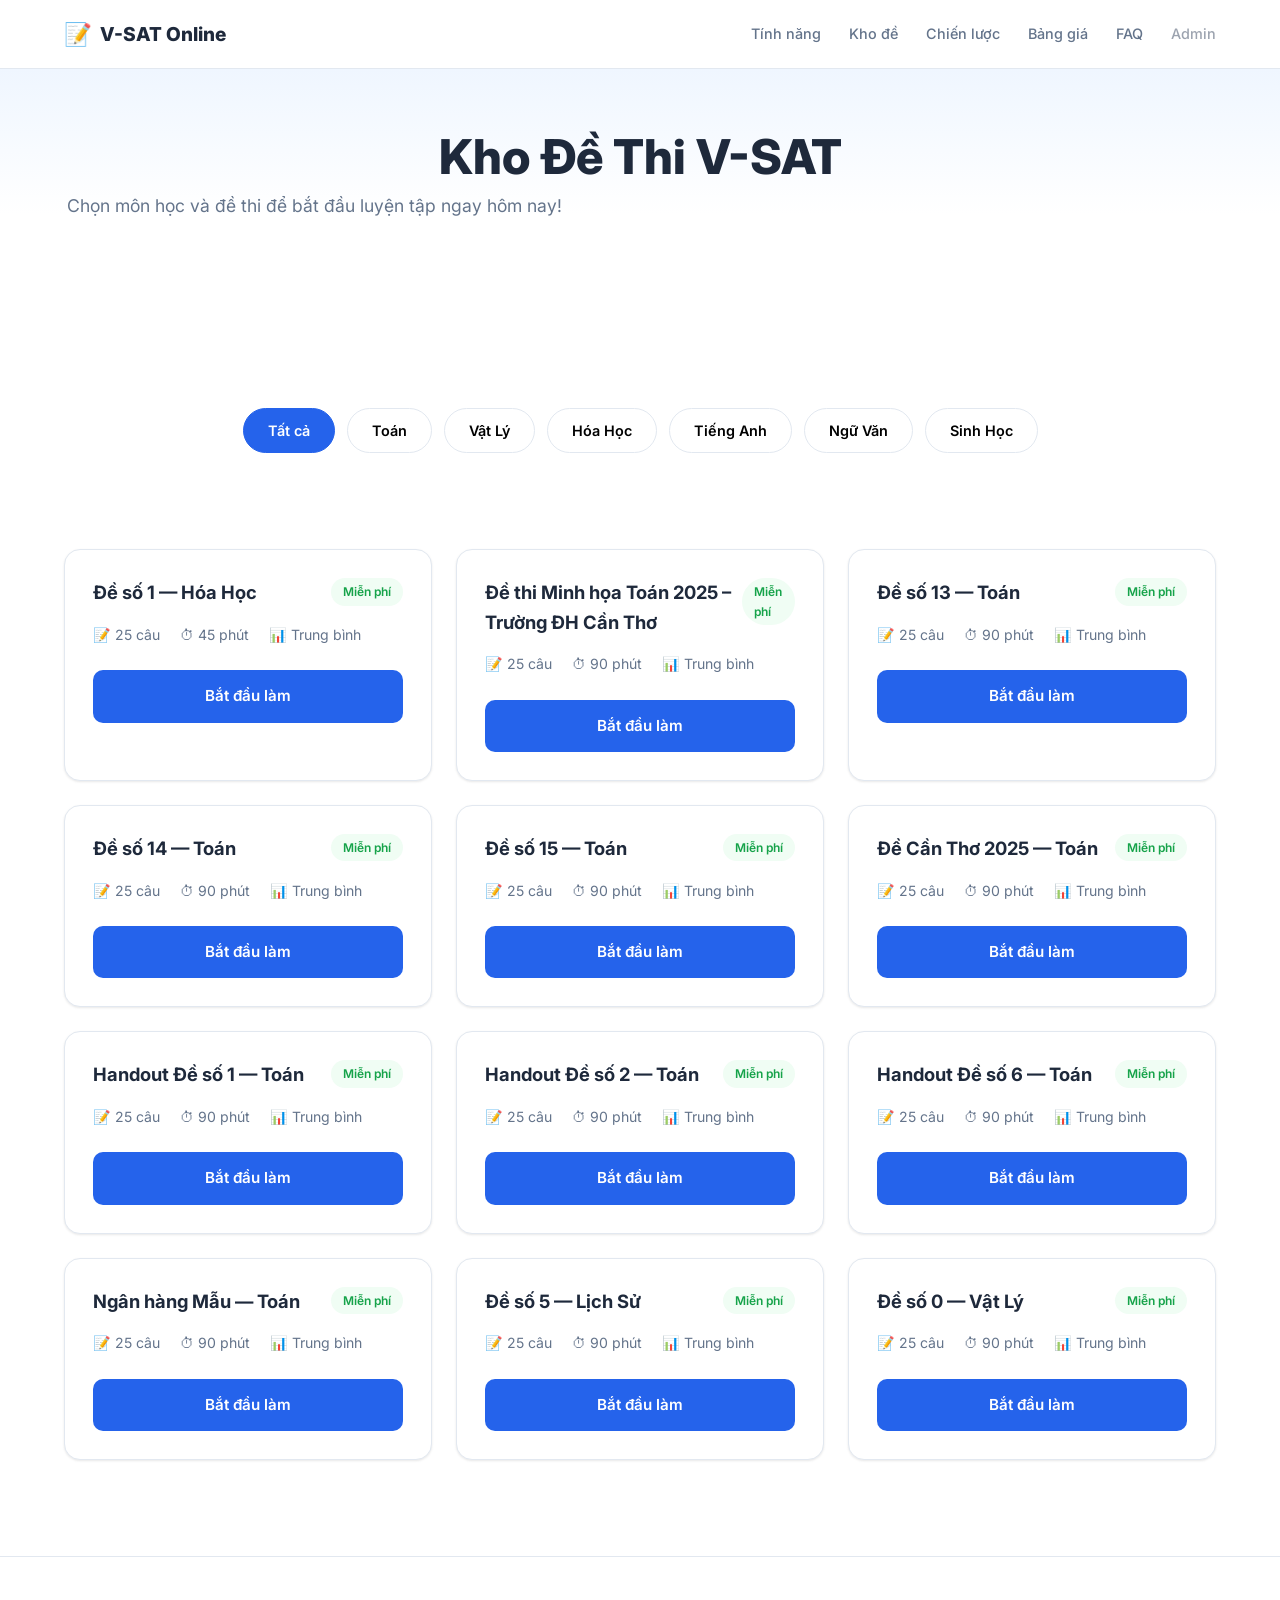
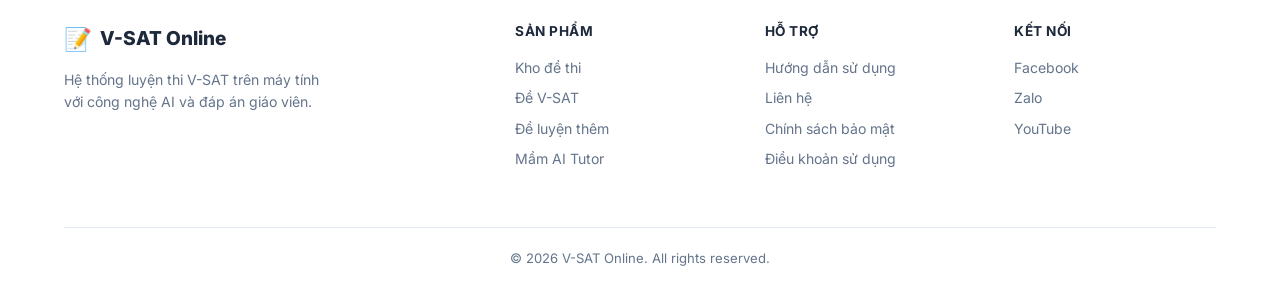
<file: kho-de.html>
<!DOCTYPE html>
<html lang="vi">
<head>
  <meta charset="UTF-8">
  <meta name="viewport" content="width=device-width, initial-scale=1.0">
  <title>Kho đề thi — V-SAT Online</title>
  <meta name="description" content="Kho đề thi V-SAT phong phú, cập nhật liên tục.">
  <link rel="preconnect" href="https://fonts.googleapis.com">
  <link rel="preconnect" href="https://fonts.gstatic.com" crossorigin>
  <link href="https://fonts.googleapis.com/css2?family=Inter:wght@400;500;600;700;800&display=swap" rel="stylesheet">
  <link rel="stylesheet" href="style.css">
</head>
<body>

<!-- ==================== HEADER ==================== -->
<header class="header" id="header">
  <div class="container header__inner">
    <a href="index.html" class="logo">
      <span class="logo__icon">📝</span>
      <span class="logo__text">V-SAT Online</span>
    </a>
    <nav class="nav">
      <a href="index.html#features" class="nav__link">Tính năng</a>
      <a href="kho-de.html" class="nav__link">Kho đề</a>
      <a href="index.html#strategy" class="nav__link">Chiến lược</a>
      <a href="index.html#pricing" class="nav__link">Bảng giá</a>
      <a href="index.html#faq" class="nav__link">FAQ</a>
      <a href="admin.html" class="nav__link" style="color:#9ca3af;">Admin</a>
    </nav>
  </div>
</header>

<!-- ==================== EXAM BANK HERO ==================== -->
<section class="hero hero--simple">
  <div class="container">
    <h1 class="hero__title">Kho Đề Thi V-SAT</h1>
    <p class="hero__desc">Chọn môn học và đề thi để bắt đầu luyện tập ngay hôm nay!</p>
  </div>
</section>

<!-- ==================== SUBJECT FILTERS ==================== -->
<section class="section">
  <div class="container">
    <div class="subject-filters" id="subjectFilters">
      <button class="filter-btn filter-btn--active" data-subject="all">Tất cả</button>
      <button class="filter-btn" data-subject="toan">Toán</button>
      <button class="filter-btn" data-subject="ly">Vật Lý</button>
      <button class="filter-btn" data-subject="hoa">Hóa Học</button>
      <button class="filter-btn" data-subject="anh">Tiếng Anh</button>
      <button class="filter-btn" data-subject="van">Ngữ Văn</button>
      <button class="filter-btn" data-subject="sinh">Sinh Học</button>
    </div>
  </div>
</section>

<!-- ==================== EXAM LIST ==================== -->
<section class="section section--no-top">
  <div class="container">
    <div class="exam-list" id="examList">
      <!-- Exams will be loaded here via JS -->
    </div>
  </div>
</section>

<!-- ==================== FOOTER ==================== -->
<footer class="footer">
  <div class="container">
    <div class="footer__grid">
      <div class="footer__brand">
        <a href="index.html" class="logo">
          <span class="logo__icon">📝</span>
          <span class="logo__text">V-SAT Online</span>
        </a>
        <p class="footer__tagline">Hệ thống luyện thi V-SAT trên máy tính<br>với công nghệ AI và đáp án giáo viên.</p>
      </div>
      <div class="footer__links">
        <h4>Sản phẩm</h4>
        <a href="kho-de.html">Kho đề thi</a>
        <a href="#">Đề V-SAT</a>
        <a href="#">Đề luyện thêm</a>
        <a href="#">Mầm AI Tutor</a>
      </div>
      <div class="footer__links">
        <h4>Hỗ trợ</h4>
        <a href="#">Hướng dẫn sử dụng</a>
        <a href="#">Liên hệ</a>
        <a href="#">Chính sách bảo mật</a>
        <a href="#">Điều khoản sử dụng</a>
      </div>
      <div class="footer__links">
        <h4>Kết nối</h4>
        <a href="#">Facebook</a>
        <a href="#">Zalo</a>
        <a href="#">YouTube</a>
      </div>
    </div>
    <div class="footer__bottom">
      <p>&copy; 2026 V-SAT Online. All rights reserved.</p>
    </div>
  </div>
</footer>

<script src="js/exam-bank.js"></script>
</body>
</html>
</file>
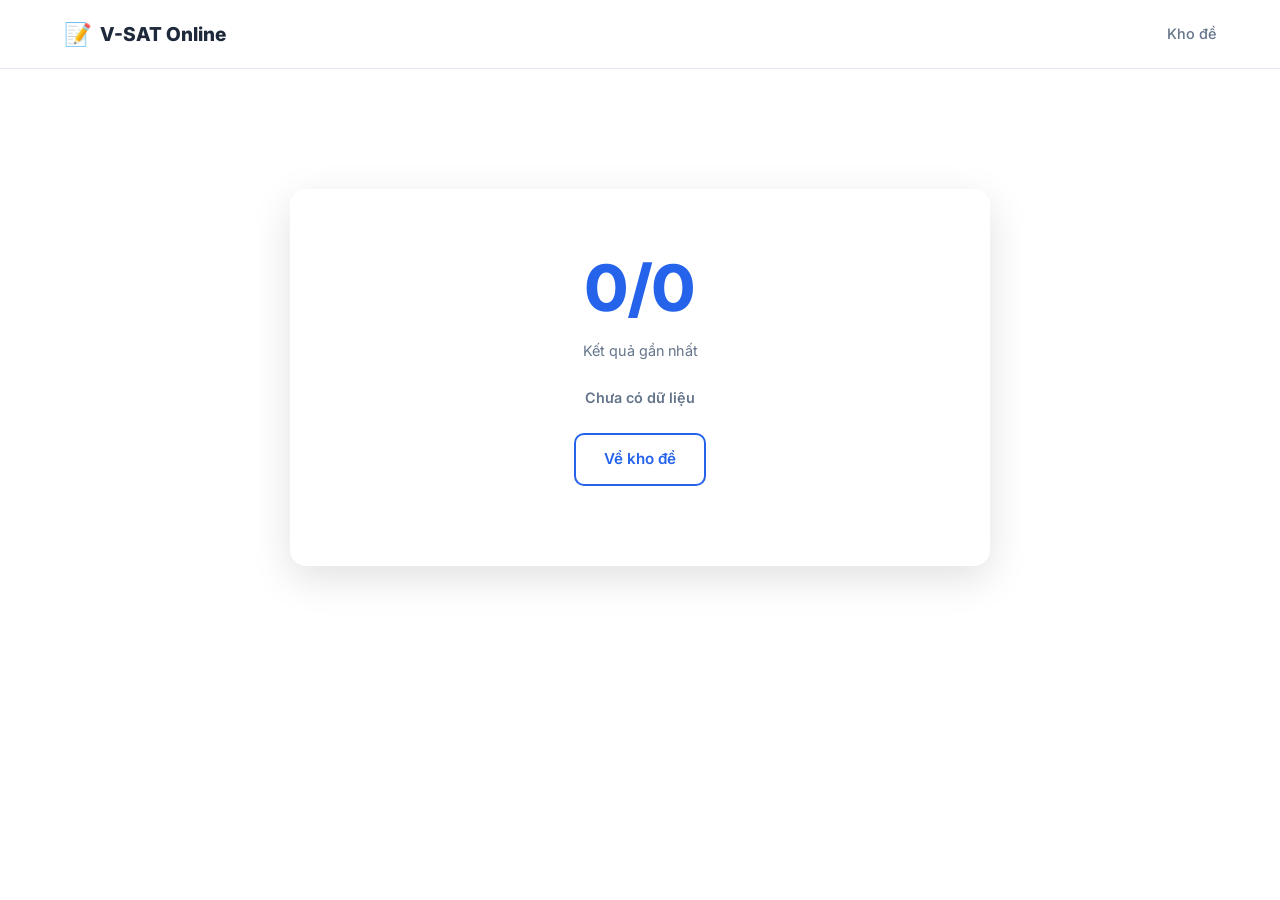
<file: result.html>
<!DOCTYPE html>
<html lang="vi">
<head>
  <meta charset="UTF-8">
  <meta name="viewport" content="width=device-width, initial-scale=1.0">
  <title>Kết quả thi — V-SAT Online</title>
  <link rel="preconnect" href="https://fonts.googleapis.com">
  <link rel="preconnect" href="https://fonts.gstatic.com" crossorigin>
  <link href="https://fonts.googleapis.com/css2?family=Inter:wght@400;500;600;700;800&display=swap" rel="stylesheet">
  <link rel="stylesheet" href="style.css">
</head>
<body>
  <header class="header" id="header">
    <div class="container header__inner">
      <a href="index.html" class="logo"><span class="logo__icon">📝</span><span class="logo__text">V-SAT Online</span></a>
      <nav class="nav"><a href="kho-de.html" class="nav__link">Kho đề</a></nav>
    </div>
  </header>
  <main class="section" style="padding-top:120px">
    <div class="container">
      <div class="exam-result" style="display:block">
        <div class="exam-result__header">
          <span class="exam-result__score" id="resultScore">0/0</span>
          <span class="exam-result__label">Kết quả gần nhất</span>
        </div>
        <div class="exam-result__stats">
          <div class="exam-result__stat unanswered" id="resultUnanswered">Chưa có dữ liệu</div>
        </div>
        <div class="exam-result__actions">
          <a class="btn btn--outline btn--md" href="kho-de.html">Về kho đề</a>
        </div>
        <div class="exam-result__review" id="resultReview"></div>
      </div>
    </div>
  </main>
  <script src="js/result.js"></script>
</body>
</html>
</file>
<file: style.css>
/* ============================================================
   V-SAT ONLINE — Desktop-only CSS
   ============================================================ */
*, *::before, *::after { margin: 0; padding: 0; box-sizing: border-box; }
html { scroll-behavior: smooth; scroll-padding-top: 80px; }
body {
  font-family: 'Inter', -apple-system, BlinkMacSystemFont, 'Segoe UI', sans-serif;
  color: #1e293b;
  background: #fff;
  line-height: 1.6;
  -webkit-font-smoothing: antialiased;
  min-width: 1024px;
}
a { text-decoration: none; color: inherit; }
ul { list-style: none; }
button { border: none; background: none; cursor: pointer; font: inherit; }

:root {
  --blue:       #2563eb;
  --blue-dark:  #1d4ed8;
  --blue-light: #eff6ff;
  --blue-50:    #dbeafe;
  --green:      #16a34a;
  --green-light:#f0fdf4;
  --green-50:   #bbf7d0;
  --red:        #dc2626;
  --red-light:  #fef2f2;
  --text:       #1e293b;
  --text-sub:   #475569;
  --muted:      #64748b;
  --border:     #e2e8f0;
  --bg:         #ffffff;
  --bg-alt:     #f8fafc;
  --r:          16px;
  --r-sm:       10px;
  --r-xs:       6px;
  --shadow:     0 1px 3px rgba(0,0,0,.06), 0 1px 2px rgba(0,0,0,.04);
  --shadow-md:  0 4px 16px rgba(0,0,0,.08);
  --shadow-lg:  0 12px 40px rgba(0,0,0,.12);
  --max-w:      1200px;
}

.container { max-width: var(--max-w); margin: 0 auto; padding: 0 24px; }
.text-gradient {
  background: linear-gradient(135deg, var(--blue) 0%, #7c3aed 100%);
  -webkit-background-clip: text;
  -webkit-text-fill-color: transparent;
  background-clip: text;
}

/* ========== HEADER ========== */
.header {
  position: sticky; top: 0; z-index: 100;
  background: rgba(255,255,255,.92);
  backdrop-filter: blur(12px);
  border-bottom: 1px solid var(--border);
  transition: box-shadow .3s;
}
.header--scrolled { box-shadow: var(--shadow); }
.header__inner { display: flex; align-items: center; justify-content: space-between; height: 68px; }
.logo { display: flex; align-items: center; gap: 8px; font-weight: 800; font-size: 1.2rem; }
.logo__icon { font-size: 1.4rem; }
.nav { display: flex; align-items: center; gap: 28px; }
.nav__link { font-size: .9rem; font-weight: 500; color: var(--muted); transition: color .2s; }
.nav__link:hover { color: var(--blue); }

/* ========== BUTTONS ========== */
.btn {
  display: inline-flex; align-items: center; justify-content: center;
  font-weight: 600; border-radius: var(--r-sm); border: 2px solid transparent;
  transition: all .2s; white-space: nowrap; cursor: pointer;
}
.btn--primary { background: var(--blue); color: #fff; }
.btn--primary:hover { background: var(--blue-dark); transform: translateY(-1px); box-shadow: 0 4px 12px rgba(37,99,235,.3); }
.btn--outline { background: transparent; color: var(--blue); border-color: var(--blue); }
.btn--outline:hover { background: var(--blue-light); }
.btn--ghost { background: transparent; color: var(--text-sub); }
.btn--ghost:hover { color: var(--blue); background: var(--blue-light); }
.btn--cta { background: #fff; color: var(--blue); font-size: 1.1rem; }
.btn--cta:hover { transform: translateY(-2px); box-shadow: 0 8px 24px rgba(0,0,0,.15); }
.btn--sm { padding: 8px 20px; font-size: .85rem; }
.btn--md { padding: 12px 28px; font-size: .95rem; }
.btn--lg { padding: 14px 32px; font-size: 1rem; border-radius: 12px; }

/* ========== HERO ========== */
.hero {
  padding: 80px 0 100px;
  background: linear-gradient(180deg, var(--blue-light) 0%, #fff 60%);
}
.hero__inner { display: grid; grid-template-columns: 1fr 1fr; gap: 64px; align-items: center; }
.hero__badge {
  display: inline-block; font-size: .8rem; font-weight: 600;
  background: var(--blue-light); color: var(--blue); padding: 6px 16px;
  border-radius: 999px; margin-bottom: 20px; border: 1px solid var(--blue-50);
}
.hero__title { font-size: 3rem; font-weight: 800; line-height: 1.15; margin-bottom: 20px; }
.hero__desc { font-size: 1.1rem; color: var(--muted); margin-bottom: 32px; max-width: 500px; }
.hero__desc strong { color: var(--blue); }
.hero__actions { display: flex; gap: 14px; flex-wrap: wrap; margin-bottom: 48px; }
.hero__stats { display: flex; gap: 40px; }
.hero__stat-num { display: block; font-size: 1.5rem; font-weight: 800; color: var(--blue); }
.hero__stat-label { font-size: .85rem; color: var(--muted); }
.hero__visual { position: relative; }
.hero__card {
  background: var(--bg); border-radius: var(--r); box-shadow: var(--shadow-lg);
  padding: 28px; position: relative; z-index: 2;
}
.mock-exam__header { display: flex; justify-content: space-between; align-items: center; margin-bottom: 12px; }
.mock-exam__timer {
  display: inline-flex; align-items: center; gap: 4px;
  background: var(--red-light); color: var(--red); font-weight: 700; font-size: .85rem;
  padding: 5px 14px; border-radius: 999px;
}
.mock-exam__badge {
  font-size: .75rem; font-weight: 600; background: var(--blue-light); color: var(--blue);
  padding: 4px 12px; border-radius: 999px;
}
.progress-bar { height: 4px; background: var(--border); border-radius: 4px; margin-bottom: 8px; }
.progress-bar__fill { height: 100%; background: var(--blue); border-radius: 4px; transition: width .5s; }
.mock-exam__progress { display: flex; justify-content: space-between; align-items: center; font-size: .8rem; color: var(--muted); margin-bottom: 16px; }
.mock-exam__question { font-size: 1rem; margin-bottom: 16px; line-height: 1.55; }
.mock-exam__answers { display: flex; flex-direction: column; gap: 8px; margin-bottom: 20px; }
.mock-exam__option {
  display: flex; align-items: center; gap: 10px;
  padding: 11px 14px; background: var(--bg-alt); border-radius: var(--r-xs);
  border: 1.5px solid var(--border); cursor: pointer; transition: all .2s; font-size: .92rem; user-select: none;
}
.mock-exam__option:hover { border-color: var(--blue); background: var(--blue-light); }
.radio {
  width: 18px; height: 18px; border-radius: 50%; border: 2px solid var(--border);
  display: flex; align-items: center; justify-content: center; flex-shrink: 0; transition: border-color .2s;
}
.mock-exam__option:hover .radio { border-color: var(--blue); }
.mock-exam__btn {
  width: 100%; padding: 12px; background: var(--blue); color: #fff; font-weight: 600;
  border-radius: var(--r-sm); font-size: .95rem; transition: background .2s;
}
.mock-exam__btn:hover { background: var(--blue-dark); }
.hero__floating-card {
  position: absolute; z-index: 3; padding: 12px 18px; background: #fff;
  border-radius: 12px; box-shadow: var(--shadow-md); font-size: .85rem; font-weight: 600;
  animation: float 3s ease-in-out infinite;
}
.hero__floating-card--1 { top: -10px; right: -10px; }
.hero__floating-card--2 { bottom: 20px; left: -20px; animation-delay: 1.5s; color: var(--green); }
@keyframes float {
  0%, 100% { transform: translateY(0); }
  50% { transform: translateY(-8px); }
}

/* ========== SECTION ========== */
.section { padding: 96px 0; }
.section--alt { background: var(--bg-alt); }
.section__badge {
  display: block; text-align: center; font-size: .78rem; font-weight: 600;
  text-transform: uppercase; letter-spacing: 1px; color: var(--blue); margin-bottom: 12px;
}
.section__title { text-align: center; font-size: 2.2rem; font-weight: 800; margin-bottom: 12px; }
.section__sub { text-align: center; color: var(--muted); font-size: 1.05rem; margin-bottom: 56px; max-width: 560px; margin-left: auto; margin-right: auto; }

/* ========== FEATURES ========== */
.features-grid { display: grid; grid-template-columns: repeat(3, 1fr); gap: 24px; }
.feature-card {
  background: var(--bg); border-radius: var(--r); padding: 32px 24px;
  box-shadow: var(--shadow); transition: transform .25s, box-shadow .25s; border: 1px solid transparent;
}
.feature-card:hover { transform: translateY(-4px); box-shadow: var(--shadow-md); border-color: var(--blue-50); }
.feature-card__icon { font-size: 2.2rem; margin-bottom: 16px; }
.feature-card__title { font-size: 1.05rem; font-weight: 700; margin-bottom: 8px; }
.feature-card__desc { font-size: .9rem; color: var(--muted); line-height: 1.55; }

/* ========== STRATEGY ========== */
.strategy-grid { display: grid; grid-template-columns: repeat(3, 1fr); gap: 32px; }
.strategy-item { padding: 24px; }
.strategy-item__num {
  font-size: 3rem; font-weight: 800; color: var(--blue-50); line-height: 1; margin-bottom: 12px;
}
.strategy-item__title { font-size: 1.15rem; font-weight: 700; margin-bottom: 8px; }
.strategy-item__desc { font-size: .9rem; color: var(--muted); line-height: 1.55; }

/* ========== EXAM SECTION ========== */
.section--exam { background: #f1f5f9; }
.exam-container {
  display: grid; grid-template-columns: 240px 1fr; gap: 24px; max-width: 1100px; margin: 0 auto;
}
/* Sidebar */
.exam-sidebar {
  background: var(--bg); border-radius: var(--r); box-shadow: var(--shadow);
  padding: 20px; height: fit-content; position: sticky; top: 88px;
}
.exam-sidebar__header { display: flex; justify-content: space-between; align-items: center; margin-bottom: 16px; }
.exam-sidebar__header h3 { font-size: .95rem; font-weight: 700; }
.exam-timer {
  font-size: .85rem; font-weight: 700; color: var(--red);
  background: var(--red-light); padding: 4px 10px; border-radius: 6px;
}
.exam-progress-text { font-size: .85rem; color: var(--muted); margin-bottom: 6px; }
.exam-progress-bar { height: 6px; background: var(--border); border-radius: 4px; margin-bottom: 16px; }
.exam-progress-bar__fill { height: 100%; background: var(--blue); border-radius: 4px; transition: width .3s; }
.exam-sidebar__nav { display: grid; grid-template-columns: repeat(5, 1fr); gap: 6px; margin-bottom: 16px; }
.qnav-btn {
  width: 100%; aspect-ratio: 1; border-radius: 6px; border: 1.5px solid var(--border);
  font-size: .75rem; font-weight: 600; display: flex; align-items: center; justify-content: center;
  transition: all .15s; cursor: pointer; background: var(--bg);
}
.qnav-btn:hover { border-color: var(--blue); }
.qnav-btn--active { border-color: var(--blue); background: var(--blue-light); color: var(--blue); }
.qnav-btn--answered { background: var(--blue); color: #fff; border-color: var(--blue); }
.qnav-btn--correct { background: var(--green); color: #fff; border-color: var(--green); }
.qnav-btn--wrong { background: var(--red); color: #fff; border-color: var(--red); }

/* Main */
.exam-main { background: var(--bg); border-radius: var(--r); box-shadow: var(--shadow); padding: 32px; }
.exam-q__header { display: flex; justify-content: space-between; align-items: center; margin-bottom: 20px; }
.exam-q__num { font-size: .85rem; font-weight: 700; color: var(--blue); }
.exam-q__type { font-size: .75rem; color: var(--muted); background: var(--bg-alt); padding: 4px 12px; border-radius: 999px; }
.exam-q__stem { font-size: 1.05rem; line-height: 1.6; margin-bottom: 24px; }
.exam-q__stem strong { color: var(--text); }

/* Sub-questions for true/false */
.subq-list { display: flex; flex-direction: column; gap: 12px; }
.subq-item {
  border: 1.5px solid var(--border); border-radius: var(--r-sm); padding: 16px;
  transition: border-color .2s;
}
.subq-item--correct { border-color: var(--green-50); background: var(--green-light); }
.subq-item--wrong { border-color: #fecaca; background: var(--red-light); }
.subq-item__text { font-size: .92rem; margin-bottom: 10px; }
.subq-toggle { display: flex; gap: 10px; }
.subq-toggle button {
  padding: 6px 20px; border-radius: 6px; border: 1.5px solid var(--border);
  font-size: .82rem; font-weight: 600; cursor: pointer; transition: all .15s;
  background: var(--bg);
}
.subq-toggle button:hover { border-color: var(--blue); }
.subq-toggle button.selected-dung { background: var(--blue); color: #fff; border-color: var(--blue); }
.subq-toggle button.selected-sai { background: var(--red); color: #fff; border-color: var(--red); }
.subq-explain {
  margin-top: 10px; font-size: .82rem; color: var(--text-sub); line-height: 1.5;
  padding: 10px; background: var(--bg-alt); border-radius: 6px; display: none;
}
.subq-explain.show { display: block; }
.exam-q__mcq-options { display: flex; flex-direction: column; gap: 8px; }
.exam-q__mcq-option {
  padding: 12px 16px; border: 1.5px solid var(--border); border-radius: var(--r-sm);
  cursor: pointer; transition: all .15s; font-size: .95rem;
}
.exam-q__mcq-option:hover { border-color: var(--blue); }
.exam-q__mcq-option.selected { border-color: var(--blue); background: var(--blue-light); }
.exam-q__mcq-option.correct-answer { border-color: var(--green); background: var(--green-light); }
.exam-q__mcq-option.wrong-answer { border-color: var(--red); background: var(--red-light); }
.exam-q__explain {
  margin-top: 16px; padding: 16px; background: #fefce8; border: 1px solid #fde68a;
  border-radius: var(--r-sm); font-size: .85rem; color: var(--text-sub); line-height: 1.6;
  display: none;
}
.exam-q__explain.show { display: block; }
.exam-q__actions { display: flex; gap: 10px; margin-top: 24px; justify-content: space-between; }
.exam-q__nav-btns { display: flex; gap: 10px; }

/* Result panel */
.exam-result {
  max-width: 700px; margin: 0 auto; text-align: center;
  background: var(--bg); border-radius: var(--r); box-shadow: var(--shadow-lg); padding: 48px;
}
.exam-result__score { font-size: 4rem; font-weight: 800; color: var(--blue); display: block; }
.exam-result__label { font-size: .9rem; color: var(--muted); margin-bottom: 24px; display: block; }
.exam-result__stats { display: flex; gap: 24px; justify-content: center; margin-bottom: 24px; }
.exam-result__stat { font-size: .9rem; font-weight: 600; }
.exam-result__stat.correct { color: var(--green); }
.exam-result__stat.wrong { color: var(--red); }
.exam-result__stat.unanswered { color: var(--muted); }
.exam-result__actions { display: flex; gap: 12px; justify-content: center; margin-bottom: 32px; }
.exam-result__review { text-align: left; }

/* ========== MAM ========== */
.mam__inner { display: grid; grid-template-columns: 1fr 1fr; gap: 64px; align-items: center; }
.mam__title { font-size: 2rem; font-weight: 800; margin: 12px 0 16px; }
.mam__desc { color: var(--muted); font-size: 1.05rem; margin-bottom: 28px; }
.mam__list { display: flex; flex-direction: column; gap: 14px; margin-bottom: 32px; }
.mam__list li { font-size: .95rem; line-height: 1.5; }
.chat-mock {
  background: var(--bg); border-radius: var(--r); box-shadow: var(--shadow-lg);
  padding: 24px; display: flex; flex-direction: column; gap: 16px;
}
.chat-mock__msg { display: flex; gap: 10px; align-items: flex-start; font-size: .9rem; line-height: 1.5; }
.chat-mock__msg--user { justify-content: flex-end; }
.chat-mock__msg--user span {
  background: var(--blue); color: #fff; padding: 10px 16px;
  border-radius: 14px 14px 4px 14px; max-width: 80%;
}
.chat-mock__msg--bot { flex-direction: row; }
.chat-mock__msg--bot > div {
  background: var(--bg-alt); padding: 12px 16px; border-radius: 14px 14px 14px 4px; max-width: 85%;
}
.chat-mock__msg--bot strong { display: block; font-size: .82rem; color: var(--blue); margin-bottom: 4px; }
.chat-mock__msg--bot em { font-style: italic; color: var(--text-sub); }
.chat-mock__avatar { font-size: 1.6rem; flex-shrink: 0; }

/* ========== PRICING ========== */
.pricing-grid { display: grid; grid-template-columns: repeat(2, 1fr); gap: 32px; max-width: 720px; margin: 0 auto; }
.pricing-card {
  background: var(--bg); border-radius: var(--r); padding: 36px 32px;
  border: 1.5px solid var(--border); position: relative; transition: box-shadow .25s;
}
.pricing-card:hover { box-shadow: var(--shadow-md); }
.pricing-card--popular { border-color: var(--blue); box-shadow: 0 0 0 1px var(--blue), var(--shadow-md); }
.pricing-card__popular-badge {
  position: absolute; top: -12px; left: 50%; transform: translateX(-50%);
  background: var(--blue); color: #fff; font-size: .72rem; font-weight: 700;
  padding: 4px 16px; border-radius: 999px; text-transform: uppercase; letter-spacing: .5px;
}
.pricing-card__title { font-size: 1.1rem; font-weight: 700; margin-bottom: 8px; }
.pricing-card__price { font-size: 2rem; font-weight: 800; color: var(--blue); margin-bottom: 8px; }
.pricing-card__desc { font-size: .88rem; color: var(--muted); margin-bottom: 24px; }
.pricing-card__list { display: flex; flex-direction: column; gap: 10px; margin-bottom: 28px; }
.pricing-card__list li { font-size: .9rem; }

/* ========== FAQ ========== */
.faq-list { max-width: 720px; margin: 0 auto; display: flex; flex-direction: column; gap: 12px; }
.faq-item { background: var(--bg); border-radius: var(--r-sm); border: 1px solid var(--border); }
.faq-item[open] { box-shadow: var(--shadow); }
.faq-item__q {
  padding: 18px 24px; font-weight: 600; font-size: .95rem; cursor: pointer;
  list-style: none; display: flex; justify-content: space-between; align-items: center;
}
.faq-item__q::-webkit-details-marker { display: none; }
.faq-item__q::after { content: '+'; font-size: 1.2rem; color: var(--muted); }
.faq-item[open] .faq-item__q::after { content: '−'; }
.faq-item__a { padding: 0 24px 18px; font-size: .9rem; color: var(--text-sub); line-height: 1.6; }

/* ========== CTA ========== */
.cta { background: linear-gradient(135deg, var(--blue) 0%, #7c3aed 100%); color: #fff; text-align: center; }
.cta__inner { padding: 80px 0; }
.cta__title { font-size: 2.2rem; font-weight: 800; margin-bottom: 12px; color: #fff; }
.cta__desc { font-size: 1.1rem; opacity: .9; margin-bottom: 32px; color: #fff; }

/* ========== FOOTER ========== */
.footer { padding: 64px 0 0; border-top: 1px solid var(--border); }
.footer__grid { display: grid; grid-template-columns: 2fr 1fr 1fr 1fr; gap: 48px; margin-bottom: 48px; }
.footer__tagline { font-size: .88rem; color: var(--muted); margin-top: 12px; line-height: 1.6; }
.footer__links h4 { font-size: .85rem; font-weight: 700; margin-bottom: 14px; text-transform: uppercase; letter-spacing: .5px; }
.footer__links a { display: block; font-size: .88rem; color: var(--muted); margin-bottom: 8px; transition: color .2s; }
.footer__links a:hover { color: var(--blue); }
.footer__bottom { border-top: 1px solid var(--border); padding: 20px 0; text-align: center; font-size: .82rem; color: var(--muted); }

/* ========== AI MODAL ========== */
.modal-overlay {
  display: none; position: fixed; inset: 0; background: rgba(0,0,0,.4);
  z-index: 1000; align-items: center; justify-content: center;
}
.modal-overlay.open { display: flex; }
.modal {
  background: var(--bg); border-radius: var(--r); width: 520px; max-height: 80vh;
  display: flex; flex-direction: column; box-shadow: var(--shadow-lg);
}
.modal__header {
  display: flex; justify-content: space-between; align-items: center;
  padding: 16px 20px; border-bottom: 1px solid var(--border); font-weight: 700; font-size: 1rem;
}
.modal__close {
  font-size: 1.2rem; color: var(--muted); padding: 4px; border-radius: 4px;
  transition: background .2s;
}
.modal__close:hover { background: var(--bg-alt); }
.modal__body {
  padding: 20px; overflow-y: auto; flex: 1; min-height: 300px;
  display: flex; flex-direction: column; gap: 16px;
}
.chat-msg { display: flex; gap: 10px; align-items: flex-start; font-size: .88rem; line-height: 1.5; max-width: 90%; }
.chat-msg--bot { align-self: flex-start; flex-direction: row; }
.chat-msg--user { align-self: flex-end; flex-direction: row-reverse; }
.chat-msg--user > div {
  background: var(--blue); color: #fff; padding: 10px 16px;
  border-radius: 14px 14px 4px 14px; line-height: 1.5;
}
.chat-msg--bot > div {
  background: var(--bg-alt); padding: 10px 16px; border-radius: 14px 14px 14px 4px;
  line-height: 1.5;
}
.chat-msg--bot strong { display: block; font-size: .78rem; color: var(--blue); margin-bottom: 4px; }
.chat-msg__avatar { font-size: 1.6rem; flex-shrink: 0; }
.modal__footer {
  display: flex; gap: 8px; padding: 12px 20px; border-top: 1px solid var(--border);
}
.chat-input { flex: 1; padding: 10px 14px; border: 1.5px solid var(--border); border-radius: 8px; font-size: .9rem; outline: none; }
.chat-input:focus { border-color: var(--blue); }

/* ========== HERO SIMPLE ========== */
.hero--simple { padding: 60px 0; text-align: center; }
.hero--simple .hero__title { margin-bottom: 8px; }

/* ========== SUBJECT FILTERS ========== */
.subject-filters { display: flex; gap: 12px; flex-wrap: wrap; justify-content: center; }
.filter-btn {
  padding: 10px 24px; border: 1.5px solid var(--border);
  border-radius: 999px; background: var(--bg);
  font-size: 0.9rem; font-weight: 600; cursor: pointer;
  transition: all 0.2s;
}
.filter-btn:hover { border-color: var(--blue); color: var(--blue); }
.filter-btn--active {
  background: var(--blue); color: #fff; border-color: var(--blue);
}

/* ========== EXAM LIST & EXAM CARD ========== */
.section--no-top { padding-top: 0; }
.exam-list { display: grid; grid-template-columns: repeat(3, 1fr); gap: 24px; }
.exam-card {
  background: var(--bg); border-radius: var(--r); padding: 28px;
  box-shadow: var(--shadow); border: 1.5px solid var(--border);
  transition: all 0.25s;
}
.exam-card:hover { box-shadow: var(--shadow-md); transform: translateY(-4px); }
.exam-card__header {
  display: flex; justify-content: space-between; align-items: flex-start;
  margin-bottom: 16px;
}
.exam-card__title {
  font-size: 1.15rem; font-weight: 700;
}
.badge {
  font-size: 0.75rem; padding: 4px 12px; border-radius: 999px; font-weight: 600;
}
.badge--free { background: var(--green-light); color: var(--green); }
.badge--paid { background: var(--blue-light); color: var(--blue); }
.exam-card__info {
  display: flex; gap: 20px; margin-bottom: 24px; flex-wrap: wrap;
  font-size: 0.88rem; color: var(--muted);
}
.exam-card__actions .btn { width: 100%; }

/* ========== QUESTION IMAGE ========== */
.exam-q__image {
  width: 100%; border-radius: var(--r-sm);
  margin-bottom: 24px;
  border: 1.5px solid var(--border);
  display: block;
  max-height: 400px;
  object-fit: contain;
  background: #fff;
}
.exam-q__shared-content {
  padding: 20px;
  background: var(--bg-alt);
  border-radius: var(--r-sm);
  margin-bottom: 24px;
  border: 1.5px solid var(--border);
}

/* ========== SELECTION OVERRIDES ========== */
.mock-exam__option input[type="radio"] { display: none; }
.mock-exam__option.active { border-color: var(--blue); background: var(--blue-light); }
.mock-exam__option.active .radio { border-color: var(--blue); }
.mock-exam__option.active .radio::after { content: ''; width: 10px; height: 10px; background: var(--blue); border-radius: 50%; }
</file>
